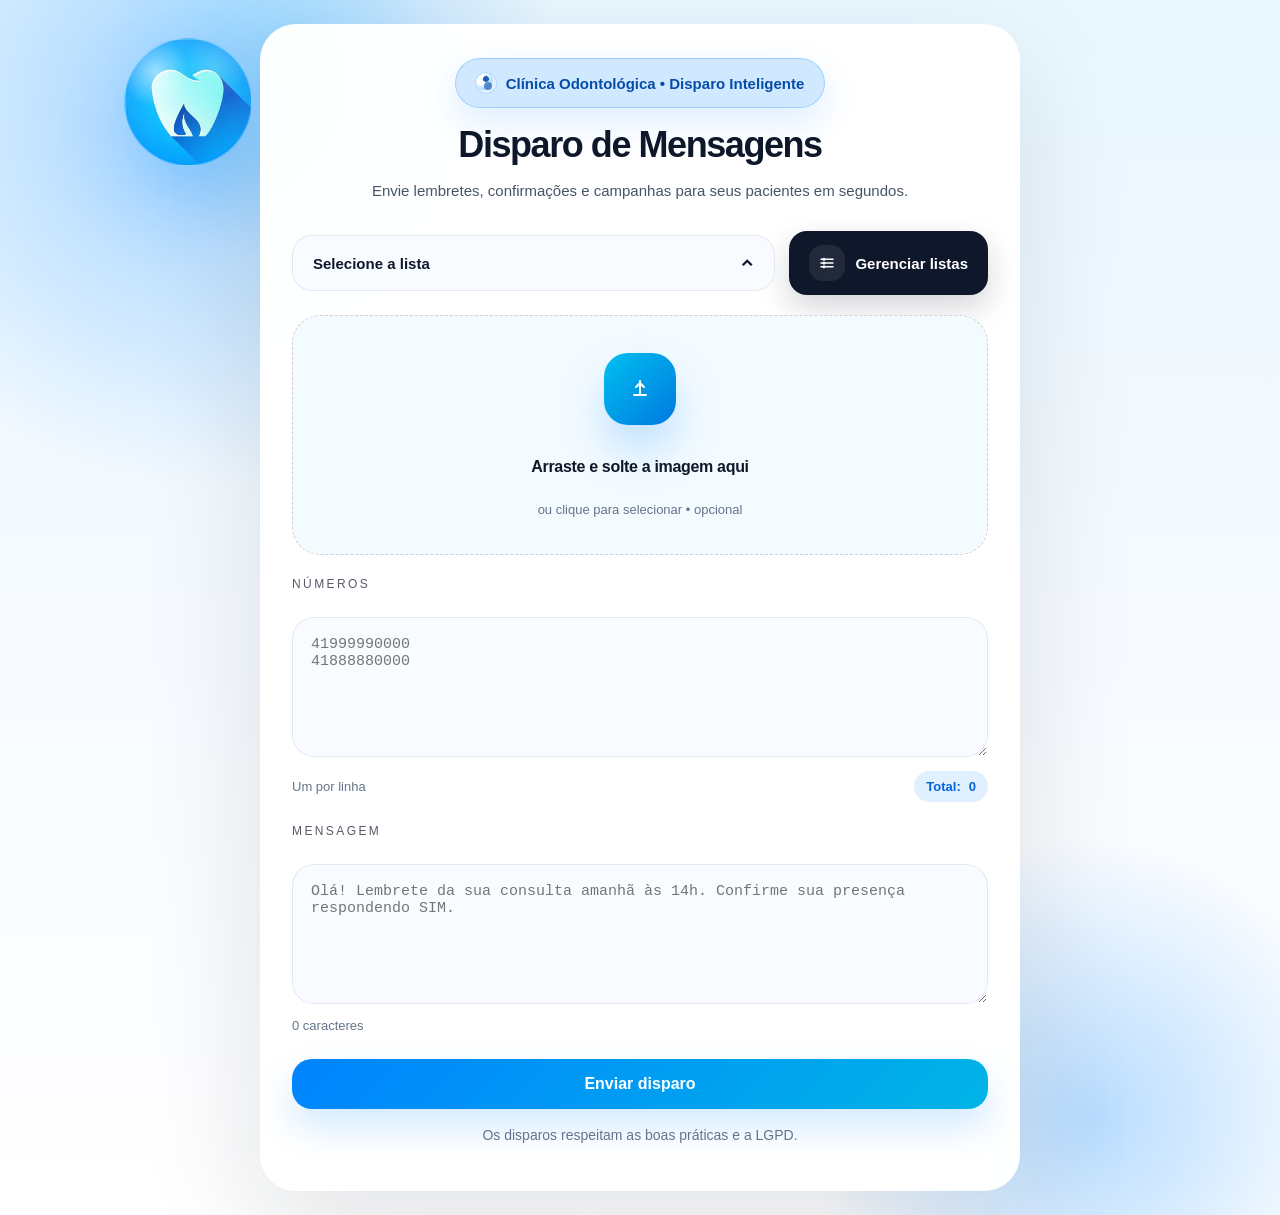
<file: index.html>
<!DOCTYPE html> 
<html lang="pt-BR">
<head>
  <link rel="icon" href="favicon.ico">
  <link rel="icon" type="image/png" sizes="32x32" href="favicon.png">
  <link rel="icon" type="image/png" sizes="16x16" href="favicon.png">
  <meta charset="UTF-8">
  <title>Disparo de Mensagens</title>
  <link rel="stylesheet" href="style.css">
</head>

<body>
  <div class="hero-sphere" aria-hidden="true"></div>

<div class="container">
  <div class="panel-header">
    <span class="badge">
      <span class="badge-icon"></span>
      Clínica Odontológica • Disparo Inteligente
    </span>
    <h1>Disparo de Mensagens</h1>
    <p class="subtitle">Envie lembretes, confirmações e campanhas para seus pacientes em segundos.</p>
  </div>

  <div class="panel-body">
    <div class="row">
      <div class="dropdown">
        <button type="button" class="dropdown-trigger" id="listDropdownTrigger">
          <span id="dropdownLabel">Selecione a lista</span>
          <svg width="16" height="16" viewBox="0 0 16 16" fill="none" stroke="currentColor" stroke-width="2">
            <polyline points="6 10 10 6 14 10"></polyline>
          </svg>
        </button>
        <select id="listSelect" hidden></select>
        <div class="dropdown-menu" id="listDropdownMenu">
          <div class="dropdown-empty" id="dropdownEmpty" style="display: none;">Nenhuma lista criada</div>
          <div id="listOptionsContainer"></div>
        </div>
      </div>
      <button type="button" class="secondary list-button" onclick="window.location.href='lists.html'" aria-label="Gerenciar listas">
        <span class="button-icon">
          <svg width="18" height="18" viewBox="0 0 24 24" fill="none" stroke="currentColor" stroke-width="2">
            <path d="M4 7h16M4 12h16M4 17h16" stroke-linecap="round"/>
            <circle cx="8" cy="7" r="1" fill="currentColor"/>
            <circle cx="8" cy="12" r="1" fill="currentColor"/>
            <circle cx="8" cy="17" r="1" fill="currentColor"/>
          </svg>
        </span>
        <span>Gerenciar listas</span>
      </button>
    </div>

   <div class="card dropzone" id="preview">

  <!-- 🔥 BOTÃO REMOVER -->
  <button id="removeImageBtn" class="remove-image-btn">✕</button>

  <span class="dropzone-icon">
    <svg width="24" height="24" viewBox="0 0 24 24" fill="none" stroke="white" stroke-width="2">
      <path d="M12 4v12" stroke-linecap="round"/>
      <path d="M8 10l4-4 4 4" stroke-linecap="round"/>
      <path d="M6 18h12" stroke-linecap="round"/>
    </svg>
  </span>

  <div class="dropzone-title">Arraste e solte a imagem aqui</div>
  <div class="dropzone-subtitle">ou clique para selecionar • opcional</div>

  <input type="file" id="imageInput" accept="image/*" hidden>

</div>

    <div class="field">
      <div class="field-title">NÚMEROS</div>
      <textarea id="numbers" placeholder="41999990000
41888880000"></textarea>
      <div class="field-footer">
        <span>Um por linha</span>
        <span class="pill">Total: <strong id="total">0</strong></span>
      </div>
    </div>

    <div class="field">
      <div class="field-title">MENSAGEM</div>
      <textarea id="message" placeholder="Olá! Lembrete da sua consulta amanhã às 14h. Confirme sua presença respondendo SIM."></textarea>
      <div class="field-footer">
        <span id="charCount">0 caracteres</span>
      </div>
    </div>

    <button class="primary" onclick="send()">Enviar disparo</button>
    <p class="footnote">Os disparos respeitam as boas práticas e a LGPD.</p>
  </div>
</div>

<!-- ORDEM CORRETA -->
<script src="config.js"></script>
<script src="script.js"></script>

</body>
</html>
</file>
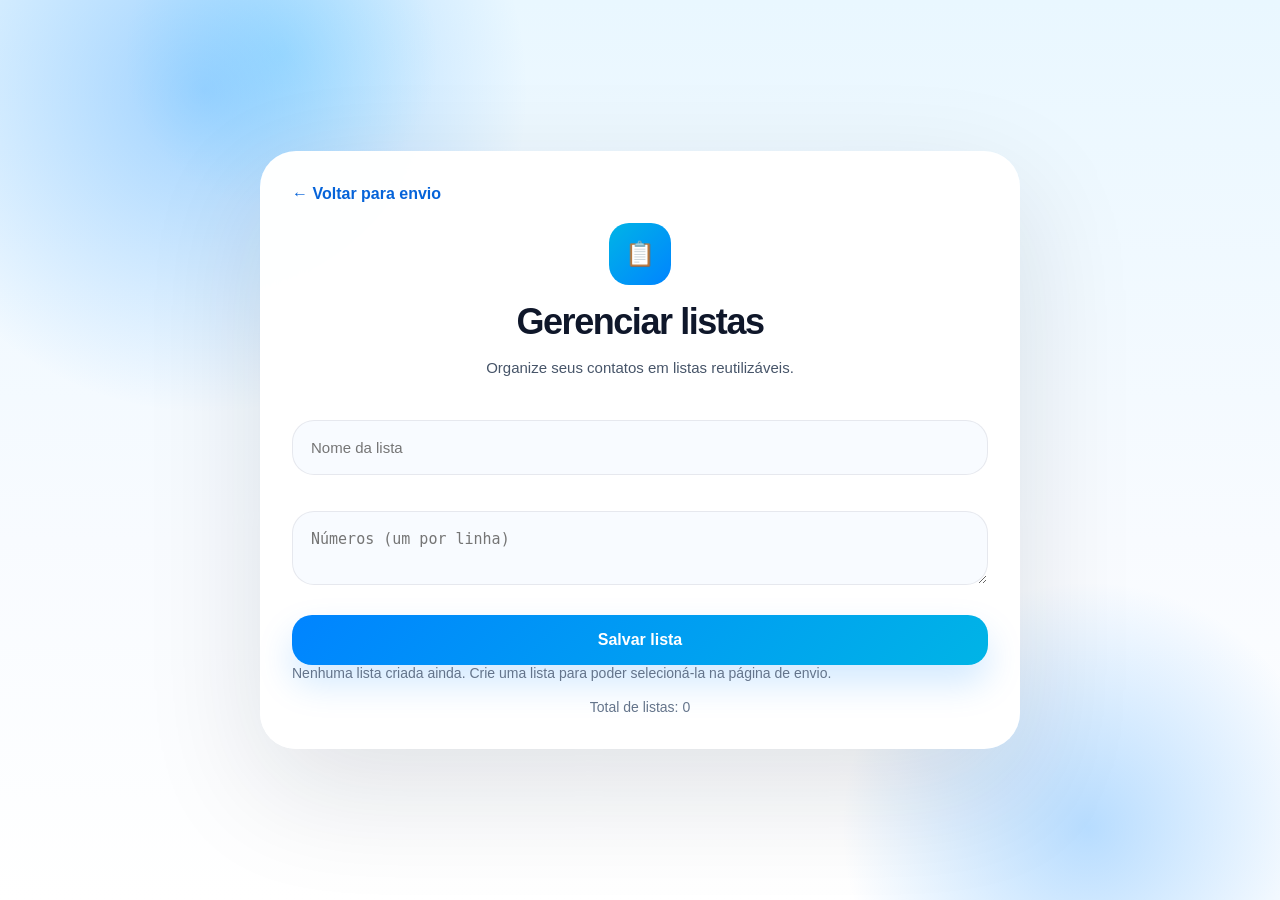
<file: lists.html>
<!DOCTYPE html>
<html lang="pt-BR">
<head>
  <meta charset="UTF-8">
  <title>Gerenciar Listas de Telefones</title>
  <link rel="stylesheet" href="style.css">
</head>
<body>
  <div class="container">
    <a class="back-button" href="index.html">← Voltar para envio</a>
    <div class="panel-header small">
      <div class="icon-circle">📋</div>
      <h1>Gerenciar listas</h1>
      <p class="subtitle">Organize seus contatos em listas reutilizáveis.</p>
    </div>

    <div class="field">
      <input type="text" id="listName" placeholder="Nome da lista">
    </div>
    <div class="field">
      <textarea id="listNumbers" placeholder="Números (um por linha)"></textarea>
    </div>

    <button id="saveListBtn" class="primary" onclick="saveList()">Salvar lista</button>
    <div class="info" id="listMessage"></div>

    <div id="listsContainer"></div>
    <div class="info total-lists">Total de listas: <span id="listCount">0</span></div>
  </div>

  <script src="lists.js"></script>
</body>
</html>
</file>
<file: style.css>
*, *::before, *::after {
  box-sizing: border-box;
}

body {
  position: relative;
  font-family: 'Inter', 'Segoe UI', Arial, sans-serif;
  background:
    radial-gradient(circle at 16% 10%, rgba(0, 132, 255, 0.32), transparent 24%),
    radial-gradient(circle at 22% 6%, rgba(0, 196, 255, 0.16), transparent 12%),
    radial-gradient(circle at 85% 92%, rgba(0, 132, 255, 0.28), transparent 18%),
    linear-gradient(180deg, #E9F7FF 0%, #F8FBFF 60%, #FFFFFF 100%);
  color: #0F172A;
  display: flex;
  justify-content: center;
  align-items: center;
  min-height: 100vh;
  margin: 0;
  padding: 24px;
}

.hero-sphere {
  position: absolute;
  top: 38px;
  left: 124px;
  width: 128px;
  height: 128px;
  border-radius: 50%;
  overflow: hidden;
  background-image:
    radial-gradient(circle at 24% 26%, rgba(255, 255, 255, 0.55), transparent 26%),
    radial-gradient(circle at 72% 22%, rgba(255, 255, 255, 0.22), transparent 24%),
    linear-gradient(180deg, rgba(255, 255, 255, 0.16), rgba(255, 255, 255, 0.02)),
    url("pigattop.jpg");
  background-size: cover;
  background-position: center;
  border: 1px solid rgba(255, 255, 255, 0.32);
  box-shadow: 0 36px 72px rgba(0, 132, 255, 0.18);
  z-index: 0;
  animation: sphere-pulse 8s ease-in-out infinite;
}

@keyframes sphere-pulse {
  0%, 100% {
    transform: translateY(0) scale(1);
    box-shadow: 0 36px 72px rgba(0, 132, 255, 0.18);
  }
  50% {
    transform: translateY(-2px) scale(1.02);
    box-shadow: 0 42px 86px rgba(0, 132, 255, 0.22);
  }
}

.container {
  background: rgba(255, 255, 255, 0.98);
  width: 100%;
  max-width: 760px;
  border-radius: 36px;
  padding: 34px 32px;
  box-shadow: 0 40px 120px rgba(15, 23, 42, 0.12);
  backdrop-filter: blur(20px);
}

.panel-header {
  text-align: center;
  margin-bottom: 28px;
}

.panel-header.small {
  text-align: center;
  margin-bottom: 26px;
}

.badge {
  display: inline-flex;
  align-items: center;
  gap: 10px;
  padding: 14px 20px;
  border-radius: 999px;
  background: rgba(0, 132, 255, 0.18);
  border: 1px solid rgba(0, 132, 255, 0.25);
  color: #054DA8;
  font-size: 15px;
  font-weight: 700;
  margin-bottom: 18px;
  box-shadow: 0 14px 36px rgba(0, 132, 255, 0.14);
}

.badge-icon {
  width: 20px;
  height: 20px;
  position: relative;
  display: inline-flex;
  align-items: center;
  justify-content: center;
  border-radius: 999px;
  background: radial-gradient(circle at 30% 30%, #FFFFFF 25%, rgba(0, 132, 255, 0.25) 50%, transparent 60%);
  box-shadow: inset 0 0 10px rgba(255, 255, 255, 0.8), 0 0 0 1px rgba(0, 132, 255, 0.15);
  animation: badge-shine 1.6s ease-in-out infinite;
}

.badge-icon::before,
.badge-icon::after {
  content: '';
  position: absolute;
  background: currentColor;
  opacity: 0.9;
  border-radius: 50%;
}

.badge-icon::before {
  width: 6px;
  height: 6px;
  top: 3px;
  left: 50%;
  transform: translateX(-50%) rotate(45deg);
  animation: sparkle-pop 1.6s ease-in-out infinite;
}

.badge-icon::after {
  width: 8px;
  height: 8px;
  bottom: 3px;
  right: 4px;
  opacity: 0.6;
  animation: sparkle-fade 1.6s ease-in-out infinite;
}

@keyframes badge-shine {
  0%, 100% { transform: scale(1); box-shadow: inset 0 0 10px rgba(255, 255, 255, 0.8), 0 0 0 1px rgba(0, 132, 255, 0.15); }
  50% { transform: scale(1.08); box-shadow: inset 0 0 14px rgba(255, 255, 255, 0.95), 0 0 0 2px rgba(0, 132, 255, 0.22); }
}

@keyframes sparkle-pop {
  0%, 100% { transform: translateX(-50%) rotate(45deg) scale(0.9); opacity: 0.4; }
  50% { transform: translateX(-50%) rotate(45deg) scale(1.2); opacity: 1; }
}

@keyframes sparkle-fade {
  0%, 100% { transform: translateY(0) scale(1); opacity: 0.35; }
  50% { transform: translateY(-2px) scale(1.1); opacity: 0.75; }
}

.badge svg {
  color: #0563D9;
}

.panel-header h1 {
  margin: 0;
  font-size: 36px;
  line-height: 1.05;
  letter-spacing: -0.04em;
  color: #0F172A;
}

.subtitle {
  margin: 14px auto 0;
  max-width: 640px;
  color: #475569;
  font-size: 15px;
  line-height: 1.7;
}

.icon-circle {
  width: 62px;
  height: 62px;
  margin: 0 auto 18px;
  border-radius: 20px;
  display: grid;
  place-items: center;
  background: linear-gradient(135deg, #00B4E6, #0084FF);
  color: white;
  font-size: 24px;
}

.row {
  display: flex;
  gap: 14px;
  align-items: center;
  margin-bottom: 20px;
}

.dropdown {
  flex: 1;
  position: relative;
}

.dropdown-trigger {
  width: 100%;
  min-height: 56px;
  padding: 16px 20px;
  border: 1px solid rgba(15, 23, 42, 0.08);
  background: #F8FBFF;
  border-radius: 20px;
  color: #0F172A;
  font-size: 15px;
  font-weight: 600;
  cursor: pointer;
  display: flex;
  justify-content: space-between;
  align-items: center;
  transition: border-color 0.2s ease, transform 0.2s ease, box-shadow 0.2s ease, background 0.2s ease;
}

.dropdown-trigger svg {
  width: 18px;
  height: 18px;
  color: #0F172A;
  transition: transform 0.25s ease;
}

.dropdown-trigger:hover,
.dropdown-trigger.open {
  border-color: rgba(0, 132, 255, 0.45);
  background: #F0F9FF;
  box-shadow: 0 8px 24px rgba(0, 132, 255, 0.08);
}

.dropdown-trigger.open svg {
  transform: rotate(180deg);
}

.icon-button {
  width: 48px;
  min-width: 48px;
  height: 48px;
  padding: 0;
  border-radius: 18px;
  background: #0F172A;
  display: grid;
  place-items: center;
}

.icon-button svg {
  color: white;
}

.dropdown-menu {
  position: absolute;
  top: calc(100% + 10px);
  left: 0;
  right: 0;
  background: white;
  border: 1px solid rgba(15, 23, 42, 0.08);
  border-radius: 18px;
  box-shadow: 0 22px 72px rgba(15, 23, 42, 0.12);
  z-index: 1000;
  max-height: 280px;
  overflow: hidden;
  opacity: 0;
  visibility: hidden;
  transform-origin: top;
  transform: translateY(-8px) scaleY(0.92);
  transition: opacity 0.22s ease, transform 0.25s ease, visibility 0.25s ease;
  pointer-events: none;
}

.dropdown-menu.open {
  opacity: 1;
  visibility: visible;
  transform: translateY(0) scaleY(1);
  pointer-events: auto;
}

.dropdown-option {
  padding: 14px 18px;
  color: #0F172A;
  cursor: pointer;
  transition: background-color 0.15s ease, color 0.15s ease, transform 0.22s ease, opacity 0.22s ease;
  border-bottom: 1px solid rgba(15, 23, 42, 0.04);
  opacity: 0;
  transform: translateY(-10px);
}

.dropdown-menu.open .dropdown-option {
  opacity: 1;
  transform: translateY(0);
}

.dropdown-option:nth-child(1) {
  transition-delay: 0.05s;
}

.dropdown-option:nth-child(2) {
  transition-delay: 0.09s;
}

.dropdown-option:nth-child(3) {
  transition-delay: 0.13s;
}

.dropdown-option:nth-child(4) {
  transition-delay: 0.17s;
}

.dropdown-option:nth-child(5) {
  transition-delay: 0.21s;
}

.dropdown-option:last-child {
  border-bottom: none;
}

.dropdown-option:last-child {
  border-bottom: none;
}

.dropdown-option:hover {
  background-color: #F0F9FF;
}

.dropdown-option.selected {
  background-color: #E0F2FF;
  color: #0563D9;
  font-weight: 700;
}

.dropdown-empty {
  padding: 18px;
  text-align: center;
  color: #64748B;
  font-size: 14px;
}

.dropzone {
  width: 100%;
  box-sizing: border-box;
  margin-top: 0;
  border-radius: 28px;
  border: 1px dashed rgba(15, 23, 42, 0.18);
  background: rgba(244, 251, 255, 0.95);
  min-height: 240px;
  display: grid;
  place-items: center;
  position: relative;
  padding: 34px 28px;
  text-align: center;
  color: #0F172A;
  gap: 14px;
  cursor: pointer;
  transition: border-color 0.2s ease, background 0.2s ease, transform 0.2s ease;
}

.dropzone:hover {
  border-color: rgba(0, 132, 255, 0.45);
  background: rgba(230, 247, 255, 0.98);
  transform: translateY(-1px);
}

.dropzone.dragover {
  border-color: rgba(0, 132, 255, 0.65);
  background: rgba(216, 243, 255, 0.98);
}

.dropzone input[type="file"] {
  display: none;
}

.dropzone.has-image .dropzone-icon,
.dropzone.has-image .dropzone-title,
.dropzone.has-image .dropzone-subtitle {
  display: none;
}

.dropzone img {
  width: 100%;
  max-width: 100%;
  max-height: 260px;
  border-radius: 24px;
  object-fit: contain;
  box-shadow: 0 18px 40px rgba(15, 23, 42, 0.12);
}

.dropzone-icon {
  width: 72px;
  height: 72px;
  background: linear-gradient(135deg, #00C0F0, #0078E0);
  color: white;
  border-radius: 24px;
  display: grid;
  place-items: center;
  margin-bottom: 12px;
  box-shadow: 0 24px 44px rgba(0, 132, 255, 0.22);
}

.dropzone-title {
  font-size: 16px;
  font-weight: 700;
  letter-spacing: -0.02em;
}

.dropzone-subtitle {
  font-size: 13px;
  color: #64748B;
  margin-top: 6px;
}

textarea, input {
  width: 100%;
  padding: 18px 18px;
  margin-top: 14px;
  border-radius: 22px;
  border: 1px solid rgba(15, 23, 42, 0.08);
  background: #F8FBFF;
  transition: border-color 0.2s ease, box-shadow 0.2s ease;
  font-size: 15px;
  color: #0F172A;
  box-sizing: border-box;
  resize: vertical;
}

textarea:focus, input:focus {
  outline: none;
  border-color: rgba(0, 132, 255, 0.45);
  box-shadow: 0 0 0 6px rgba(0, 132, 255, 0.1);
}

.field {
  margin-top: 22px;
}

.field-title {
  font-size: 12px;
  letter-spacing: 0.2em;
  text-transform: uppercase;
  color: #0F172A;
  opacity: 0.7;
  margin-bottom: 12px;
}

.field-footer {
  display: flex;
  justify-content: space-between;
  gap: 12px;
  align-items: center;
  margin-top: 10px;
  color: #64748B;
  font-size: 13px;
}

.pill {
  display: inline-flex;
  align-items: center;
  gap: 8px;
  padding: 8px 12px;
  border-radius: 999px;
  background: rgba(0, 132, 255, 0.12);
  color: #0563D9;
  font-weight: 600;
}

button {
  border: none;
  background: transparent;
  cursor: pointer;
  transition: transform 0.2s ease, box-shadow 0.2s ease, filter 0.2s ease;
  font-family: inherit;
}

button.primary {
  width: 100%;
  padding: 16px 18px;
  margin-top: 26px;
  border-radius: 20px;
  background: linear-gradient(135deg, #0084FF, #00B4E6);
  color: white;
  font-weight: 700;
  font-size: 16px;
  box-shadow: 0 18px 36px rgba(0, 132, 255, 0.18);
}

button.secondary {
  width: auto;
  min-height: 56px;
  padding: 14px 18px;
  border-radius: 18px;
  background: #0F172A;
  box-shadow: 0 12px 30px rgba(15, 23, 42, 0.18);
  color: white;
  display: inline-flex;
  align-items: center;
  gap: 10px;
  font-size: 15px;
  font-weight: 700;
}

button.secondary.list-button {
  min-width: 190px;
  padding: 14px 20px;
}

button.secondary.list-button .button-icon {
  width: 36px;
  height: 36px;
  display: grid;
  place-items: center;
  border-radius: 14px;
  background: rgba(255, 255, 255, 0.08);
}

button.secondary.icon-button {
  width: 56px;
  min-width: 56px;
  padding: 0;
}

button:hover,
button.secondary:hover,
button.primary:hover,
.small-button:hover {
  transform: translateY(-1px);
  box-shadow: 0 22px 44px rgba(0, 132, 255, 0.18);
}

button.primary:hover {
  filter: brightness(1.03);
}

button.secondary:hover {
  filter: brightness(1.08);
}

.small-button.edit:hover {
  filter: brightness(1.08);
}

.small-button.delete:hover {
  filter: brightness(0.96);
}

.field-title + textarea {
  min-height: 140px;
}

.footnote {
  margin-top: 18px;
  text-align: center;
  color: #64748B;
  font-size: 14px;
}

.back-button {
  display: inline-flex;
  align-items: center;
  gap: 10px;
  text-decoration: none;
  color: #0563D9;
  font-weight: 600;
  margin-bottom: 20px;
}

.list-card {
  background: #F8FBFF;
  border: 1px solid rgba(15, 23, 42, 0.08);
  border-radius: 28px;
  padding: 20px;
  margin-top: 18px;
}

.list-card h3 {
  margin: 0 0 6px;
  font-size: 18px;
  color: #0F172A;
}

.list-card p {
  margin: 0 0 18px;
  color: #64748B;
  font-size: 14px;
}

.list-card .actions {
  display: flex;
  gap: 12px;
}

.small-button {
  flex: 1;
  padding: 14px 16px;
  border-radius: 18px;
  font-size: 14px;
  color: white;
  border: none;
  cursor: pointer;
}

.small-button.edit {
  background: linear-gradient(135deg, #0084FF, #00B4E6);
}

.small-button.delete {
  background: #F97066;
}

.info {
  color: #64748B;
  font-size: 14px;
}

.total-lists {
  text-align: center;
  margin-top: 18px;
}

@keyframes fadeIn {
  from { opacity: 0; transform: translateY(12px); }
  to { opacity: 1; transform: translateY(0); }
}

@keyframes pulse {
  0% {
    box-shadow: 0 0 0 0 rgba(0, 132, 255, 0.7);
  }
  70% {
    box-shadow: 0 0 0 18px rgba(0, 132, 255, 0);
  }
  100% {
    box-shadow: 0 0 0 18px rgba(0, 132, 255, 0);
  }
}

button.pulse,
.small-button.pulse {
  animation: pulse 0.8s ease-out 1;
}

/* =========================
   BOTÃO REMOVER IMAGEM
========================= */

.dropzone {
  position: relative;
  overflow: hidden;
}

/* botão */
.remove-image-btn {
  position: absolute;
  top: 12px;
  right: 12px;
  width: 34px;
  height: 34px;
  border-radius: 50%;
  background: rgba(15, 23, 42, 0.85);
  color: white;
  font-size: 16px;
  font-weight: bold;
  display: flex;
  align-items: center;
  justify-content: center;
  
  opacity: 0;
  transform: scale(0.8);
  pointer-events: none;

  transition: all 0.25s ease;
  z-index: 10;
}

/* aparece só quando tem imagem */
.dropzone.has-image .remove-image-btn {
  opacity: 1;
  pointer-events: auto;
}

/* hover bonito */
.remove-image-btn:hover {
  background: #F97066;
  transform: scale(1.1);
}

/* imagem ocupa tudo certinho */
.dropzone img {
  width: 100%;
  max-height: 260px;
  object-fit: contain;
  border-radius: 24px;
}

/* garante que texto suma corretamente */
.dropzone.has-image {
  padding: 16px;
}
</file>
